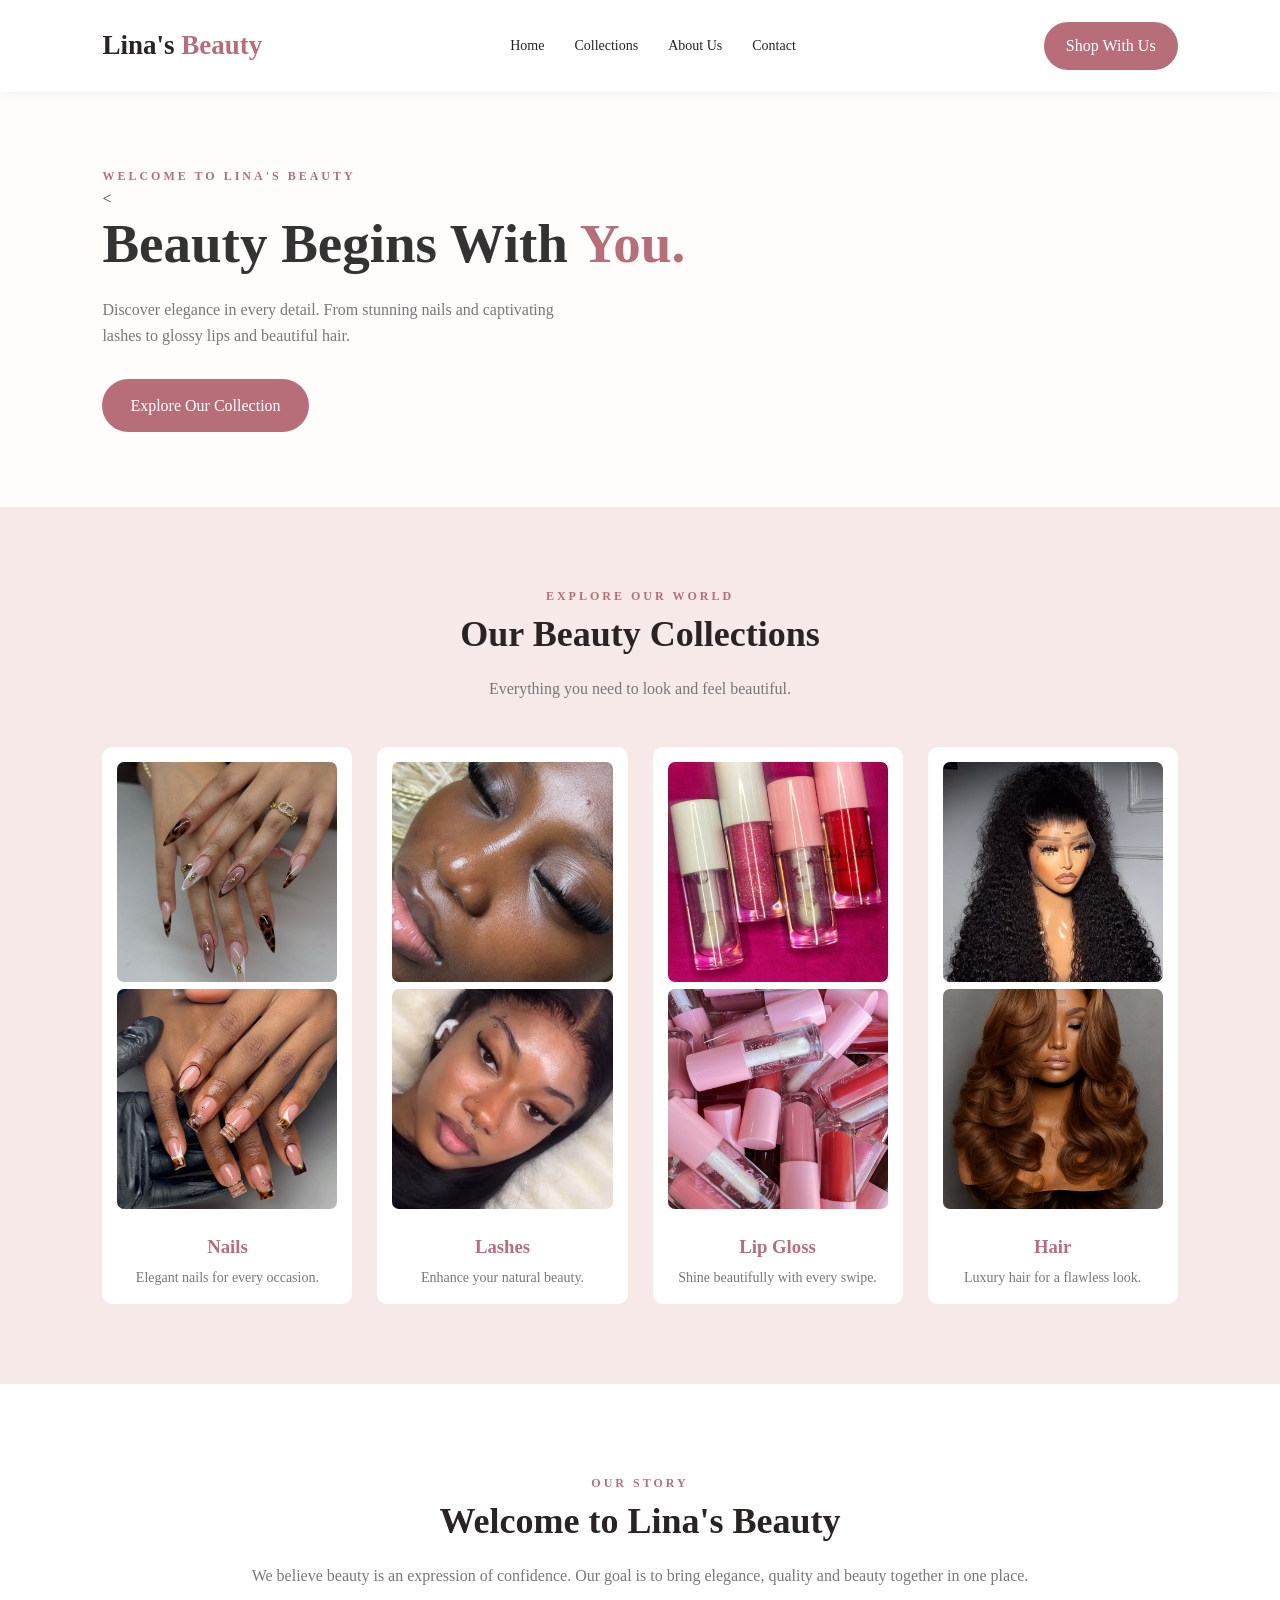
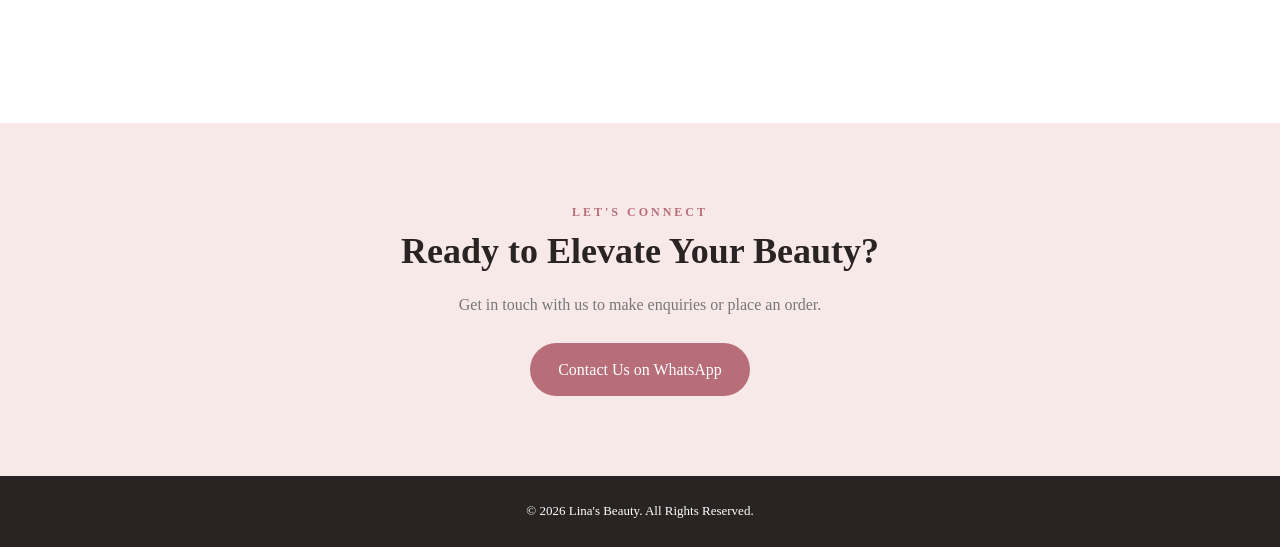
<file: lina-beauty/index.html>
<!DOCTYPE html>
<head>
    <meta charset="UTF-8">
    <meta name="viewport" content="width=device-width, initial-scale=1.0">
    <meta name="description" content="Discover beautiful nails, lashes, lip gloss and hair at Lina's Beauty.">
    <title>lina's Beauty | Beauty and Elegance</title>
    <link rel="stylesheet" href="style.css">
</head>

<body>

    <header class="navbar">
        <a href="#" class="logo">Lina's <span>Beauty</span></a>

        <nav class="nav-links">
            <a href="#home">Home</a>
            <a href="#categories">Collections</a>
            <a href="#about">About Us</a>
            <a href="#contact">Contact</a>
        </nav>

        <a href="#contact" class="nav-button">Shop With Us</a>
    </header>

    <main>

        <section class="hero" id="home">
            <div class="hero-content">
                <p class="eyebrow">WELCOME TO LINA'S BEAUTY</p>
                <

                <h1>Beauty Begins With <span>You.</span></h1>

                <p>
                    Discover elegance in every detail.
                    From stunning nails and captivating lashes
                    to glossy lips and beautiful hair.
                </p>

                <a href="#categories" class="primary-button">
                    Explore Our Collection
                </a>
            </div>

        
        </section>

        <section class="categories" id="categories">
            <div class="section-heading">
                <p class="eyebrow">EXPLORE OUR WORLD</p>
                <h2>Our Beauty Collections</h2>
                <p>Everything you need to look and feel beautiful.</p>
            </div>

            <div class="category-grid">

                <div class="category-card">
                    <img src="images/nails.jpg1.jpg"
                         alt="Lina's Beautiful nail designs">
                    <img src="images/nails.jpg2.jpg"
                         alt="Lina's Beautiful nail designs">
                    <h3>Nails</h3>
                    <p>Elegant nails for every occasion.</p>
                </div>

                <div class="category-card">
                    <img src="images/lash.jpg1.jpg"
                         alt="Lina's Beautiful lashes">
                    <img src="images/lash.jpg2.jpg"
                         alt="Lina's Beautiful lashes">
                    <h3>Lashes</h3>
                    <p>Enhance your natural beauty.</p>
                </div>

                <div class="category-card">
                    <img src="images/lipgloss.jpg1.jpg"
                         alt="Lina's Beautiful lip gloss">
                    <img src="images/lipgloss.jpg2.jpg"
                         alt="Lina's Beautiful lip gloss">
                    <h3>Lip Gloss</h3>
                    <p>Shine beautifully with every swipe.</p>
                </div>

                <div class="category-card">
                    <img src="images/hair.jpg1.jpg"
                         alt="Lina's Beautiful hair">
                    <img src="images/hair.jpg2.jpg"
                         alt="Lina's Beautiful hair">
                    <h3>Hair</h3>
                    <p>Luxury hair for a flawless look.</p>
                </div>

            </div>
        </section>

        <section class="about" id="about">
            <div class="section-heading">
                <p class="eyebrow">OUR STORY</p>
                <h2>Welcome to Lina's Beauty</h2>
                <p>
                    We believe beauty is an expression of confidence.
                    Our goal is to bring elegance, quality and beauty
                    together in one place.
                </p>
            </div>
        </section>

        <section class="contact" id="contact">
            <p class="eyebrow">LET'S CONNECT</p>
            <h2>Ready to Elevate Your Beauty?</h2>
            <p>Get in touch with us to make enquiries or place an order.</p>
            <a href="https://wa.me/2349035163570" class="primary-button">
                Contact Us on WhatsApp
            </a>
        </section>

    </main>

    <footer>
        <p>&copy; 2026 Lina's Beauty. All Rights Reserved.</p>
    </footer>

</body>
</html>
</file>
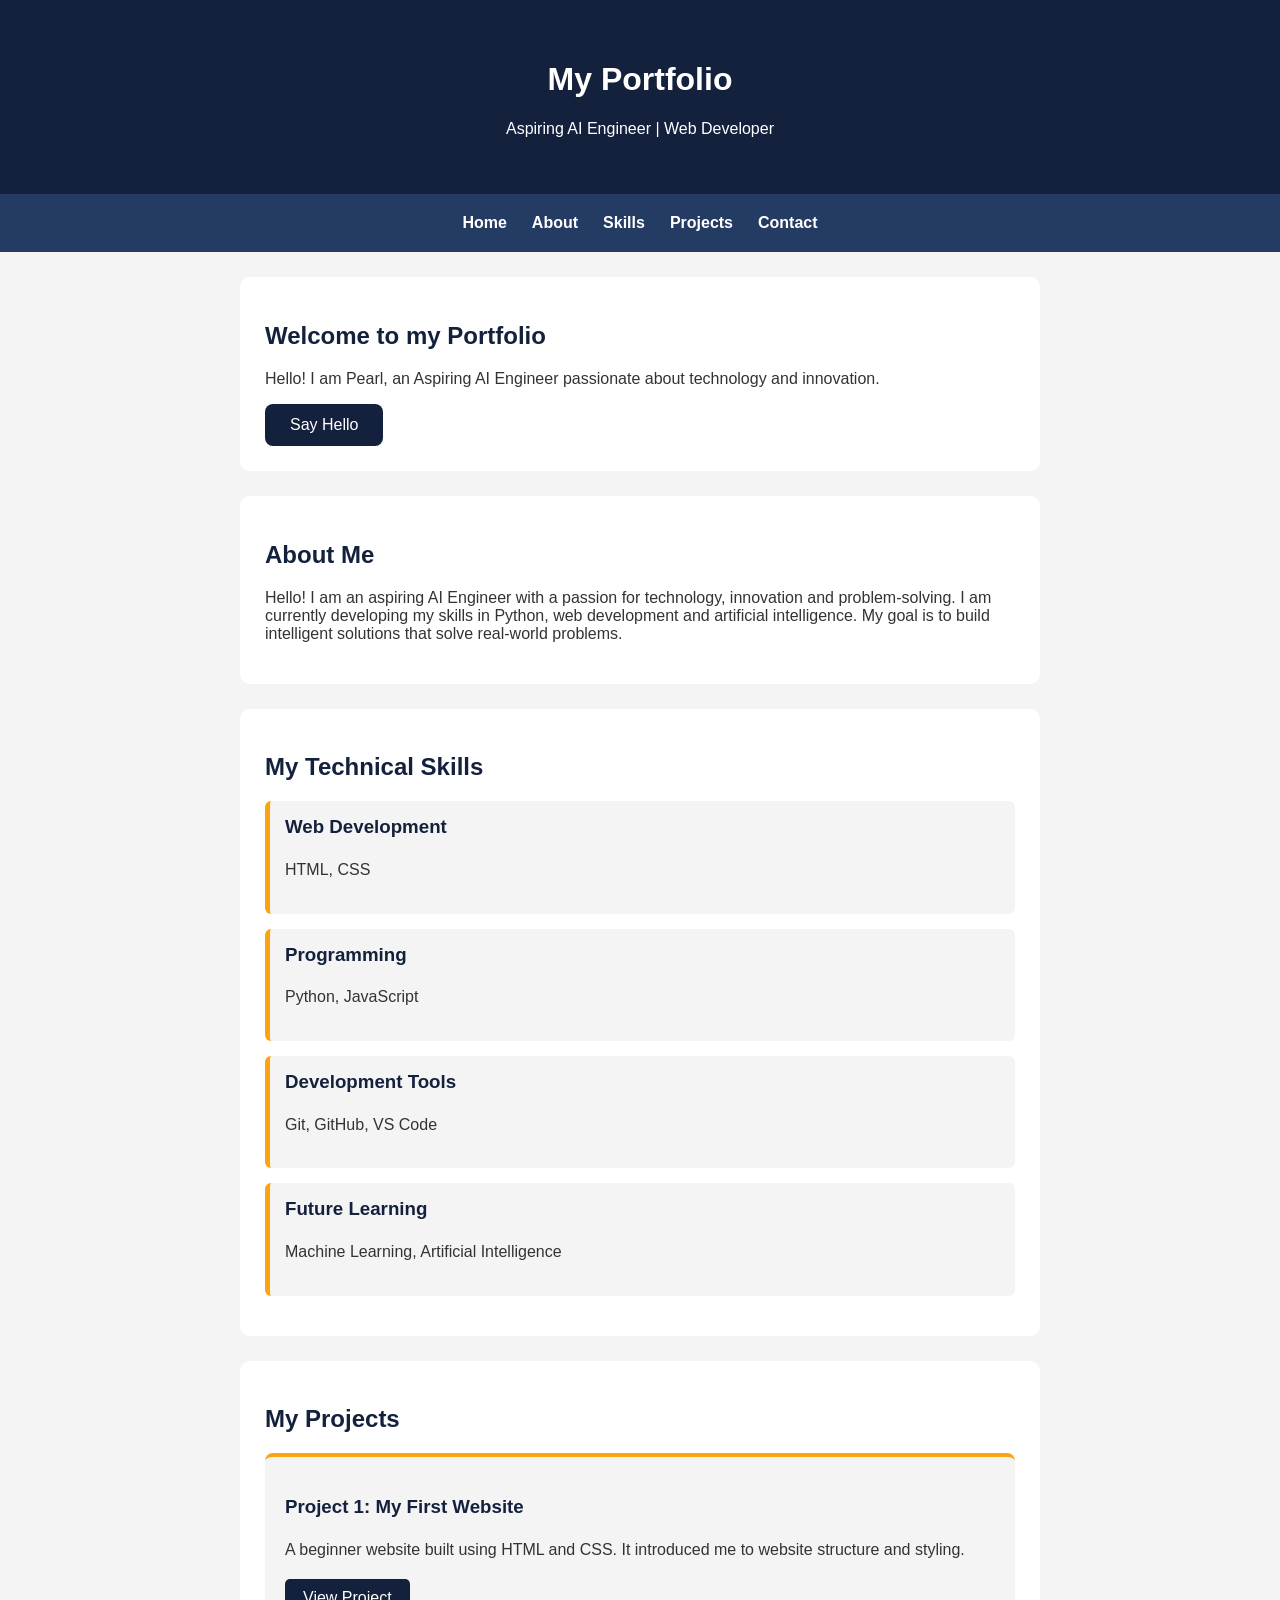
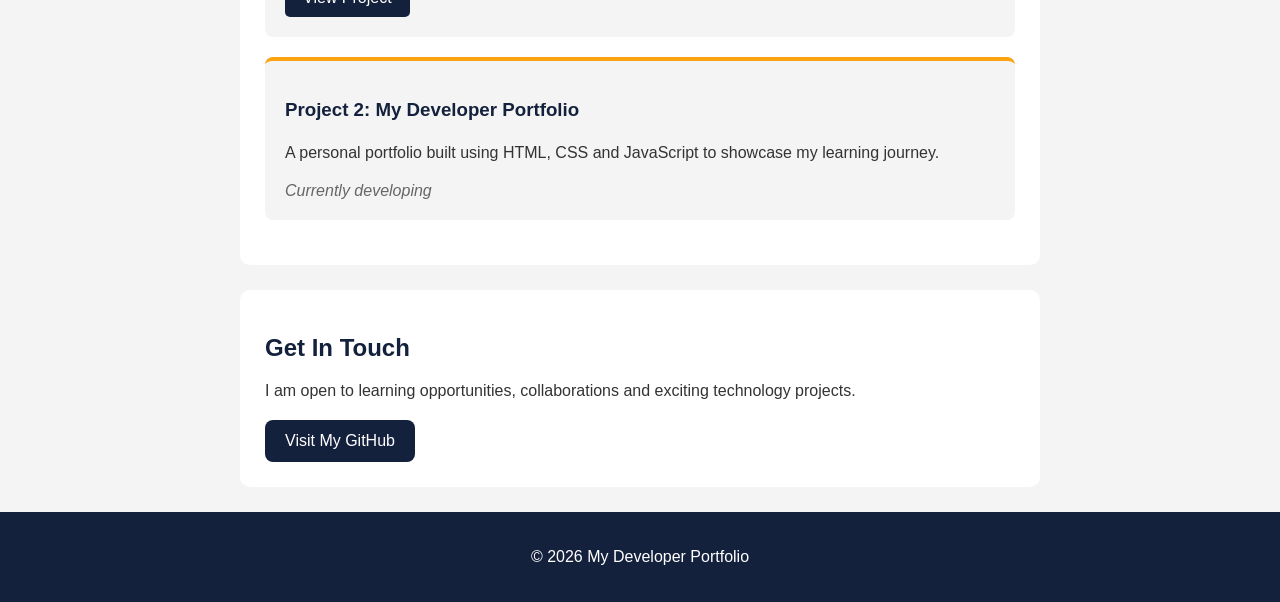
<file: my-portfolio/index.html>
<!DOCTYPE html>
<html lang="en">
<head>
    <meta charset="UTF-8">
    <meta name="viewport" content="width=device-width, initial-scale=1.0">
    <title> My Developer Portfolio</title>
    <link rel="stylesheet" href="style.css">
</head>
<body>
    <header>
        <h1> My Portfolio</h1>
        <p> Aspiring AI Engineer | Web Developer</p>
    </header>
    <nav>
        <a href="#home">Home</a>
        <a href="#about">About</a>
        <a href="#skills">Skills</a>
        <a href="#projects">Projects</a>
        <a href="#contact">Contact</a>
    </nav>
    <main>
        <section id="Home">
            <h2>Welcome to my Portfolio</h2>
            <p>Hello! I am Pearl, an Aspiring AI Engineer passionate about technology and innovation.</p>
            <button id="welcomeBtn">Say Hello</button>
        </section>
        
            <section id="about">
    <h2>About Me</h2>

    <p>
        Hello! I am an aspiring AI Engineer with a passion
        for technology, innovation and problem-solving.
        I am currently developing my skills in Python,
        web development and artificial intelligence.
        My goal is to build intelligent solutions that
        solve real-world problems.
    </p>
</section>


            <section id="skills">
    <h2>My Technical Skills</h2>

    <div class="skill-category">
        <h3>Web Development</h3>
        <p>HTML, CSS</p>
    </div>

    <div class="skill-category">
        <h3>Programming</h3>
        <p>Python, JavaScript</p>
    </div>

    <div class="skill-category">
        <h3>Development Tools</h3>
        <p>Git, GitHub, VS Code</p>
    </div>

    <div class="skill-category">
        <h3>Future Learning</h3>
        <p>Machine Learning, Artificial Intelligence</p>
    </div>
</section>

<section id="projects">
    <h2>My Projects</h2>

    <div class="project-card">
        <h3>Project 1: My First Website</h3>
        <p>
            A beginner website built using HTML and CSS.
            It introduced me to website structure and styling.
        </p>
        <a href="https://pearl-247.github.io/my-first-website/" target="_blank">
            View Project
        </a>
    </div>

    <div class="project-card">
        <h3>Project 2: My Developer Portfolio</h3>
        <p>
            A personal portfolio built using HTML, CSS
            and JavaScript to showcase my learning journey.
        </p>
        <span>Currently developing</span>
    </div>
</section>
        
    <section id="contact">
    <h2>Get In Touch</h2>

    <p>
        I am open to learning opportunities,
        collaborations and exciting technology projects.
    </p>

    <div class="contact-links">
        <a href="https://github.com/Pearl-247" target="_blank" rel="noopener noreferrer">
            Visit My GitHub
        </a>
    </div>
</section>
    </main>
    <footer>
        <p>&copy; 2026 My Developer Portfolio</p>
    </footer>

    <script src="script.js"></script>
</body>
</html>
</file>
<file: lina-beauty/style.css>
/* GENERAL STYLING */
* {
    margin: 0;
    padding: 0;
    box-sizing: border-box;
    scroll-behavior: smooth;
}

body {
    font-family: 'Georgia', serif;
    background-color: #fffdfc;
    color: #333;
    line-height: 1.6;
}

/* COLOUR VARIABLES */
:root {
    --rose-gold: #b76e79;
    --light-rose: #f8e9e9;
    --white: #ffffff;
    --dark: #292323;
}

/* NAVIGATION BAR */
.navbar {
    display: flex;
    justify-content: space-between;
    align-items: center;
    padding: 22px 8%;
    background: var(--white);
    box-shadow: 0 2px 12px rgba(0,0,0,0.05);
}

.logo {
    font-size: 27px;
    font-weight: bold;
    color: var(--dark);
    text-decoration: none;
}

.logo span {
    color: var(--rose-gold);
}

.nav-links {
    display: flex;
    gap: 30px;
}

.nav-links a {
    text-decoration: none;
    color: var(--dark);
    font-size: 14px;
    transition: 0.3s;
}

.nav-links a:hover {
    color: var(--rose-gold);
}

.nav-button {
    background: var(--rose-gold);
    color: white;
    padding: 11px 22px;
    border-radius: 25px;
    text-decoration: none;
}

/* HERO SECTION */
.hero {
    display: flex;
    align-items: center;
    justify-content: space-between;
    padding: 75px 8%;
    gap: 50px;
}

.hero-content {
    flex: 1;
}

.eyebrow {
    color: var(--rose-gold);
    font-size: 12px;
    font-weight: bold;
    letter-spacing: 3px;
    text-transform: uppercase;
}

.hero h1 {
    font-size: 55px;
    line-height: 1.2;
    margin-bottom: 20px;
}

.hero h1 span {
    color: var(--rose-gold);
}

.hero-content > p:not(.eyebrow) {
    color: #777;
    margin-bottom: 30px;
    max-width: 480px;
}

.primary-button {
    display: inline-block;
    background: var(--rose-gold);
    color: white;
    padding: 14px 28px;
    border-radius: 30px;
    text-decoration: none;
    transition: 0.3s;
}

.primary-button:hover {
    background: #96545e;
    transform: translateY(-3px);
}

.hero-image {
    flex: 1;
}

.hero-image img {
    width: 100%;
    height: 440px;
    object-fit: cover;
    border-radius: 8px;
}

/* COLLECTIONS */
.categories {
    padding: 80px 8%;
    background: var(--light-rose);
}

.section-heading {
    text-align: center;
    margin-bottom: 45px;
}

.section-heading h2,
.about h2,
.contact h2 {
    font-size: 36px;
    color: var(--dark);
    margin-bottom: 12px;
}

.section-heading > p:not(.eyebrow) {
    color: #777;
}

.category-grid {
    display: grid;
    grid-template-columns: repeat(4, 1fr);
    gap: 25px;
}

.category-card {
    background: white;
    padding: 15px;
    text-align: center;
    border-radius: 10px;
    transition: 0.3s;
}

.category-card:hover {
    transform: translateY(-8px);
    box-shadow: 0 10px 25px rgba(0,0,0,0.08);
}

.category-card img {
    width: 100%;
    height: 220px;
    object-fit: cover;
    border-radius: 7px;
}

.category-card h3 {
    color: var(--rose-gold);
    margin: 15px 0 5px;
}

.category-card p {
    color: #777;
    font-size: 14px;
}

/* ABOUT SECTION */
.about {
    padding: 90px 15%;
    text-align: center;
    background: white;
}

/* CONTACT SECTION */
.contact {
    padding: 80px 8%;
    text-align: center;
    background: var(--light-rose);
}

.contact > p:not(.eyebrow) {
    color: #777;
    margin-bottom: 25px;
}

/* FOOTER */
footer {
    padding: 25px;
    text-align: center;
    background: var(--dark);
    color: white;
    font-size: 13px;
}

/* MOBILE RESPONSIVENESS */
@media (max-width: 768px) {
    .navbar {
        flex-direction: column;
        gap: 18px;
    }

    .nav-links {
        flex-wrap: wrap;
        justify-content: center;
        gap: 15px;
    }

    .hero {
        flex-direction: column;
        padding: 50px 6%;
    }

    .hero h1 {
        font-size: 40px;
    }

    .hero-image img {
        height: 300px;
    }

    .category-grid {
        grid-template-columns: repeat(2, 1fr);
    }

    .section-heading h2,
    .about h2,
    .contact h2 {
        font-size: 28px;
    }

    .about {
        padding: 65px 8%;
    }
}

@media (max-width: 480px) {
    .category-grid {
        grid-template-columns: 1fr;
    }
}
</file>
<file: my-portfolio/style.css>
/* General website styling */
body {
    font-family: Arial, sans-serif;
    margin: 0;
    background-color: #f4f4f4;
    color: #333;
}

/* Header styling */
header {
    background-color: #14213d;
    color: white;
    text-align: center;
    padding: 40px 20px;
}

/* Navigation styling */
nav {
    background-color: #243b64;
    padding: 15px;
    text-align: center;
}

nav a {
    color: white;
    text-decoration: none;
    margin: 15px;
    font-weight: bold;
}

/* Section styling */
section {
    background-color: white;
    margin: 25px auto;
    padding: 25px;
    max-width: 800px;
    border-radius: 10px;
}

/* Section headings */
h2 {
    color: #14213d;
}

/* Footer styling */
footer {
    background-color: #14213d;
    color: white;
    text-align: center;
    padding: 20px;
}button {
    background-color: #14213d;
    color: white;
    padding: 12px 25px;
    border: none;
    border-radius: 8px;
    font-size: 16px;
    cursor: pointer;
    transition: 0.3s;
}

button:hover {
    background-color: #fca311;
    color: #14213d;
}
html {
    scroll-behavior: smooth;
}
/* Make the website responsive */
* {
    box-sizing: border-box;
}

nav {
    display: flex;
    justify-content: center;
    flex-wrap: wrap;
    gap: 15px;
}

nav a {
    margin: 5px;
}

@media (max-width: 600px) {
    header {
        padding: 25px 15px;
    }

    header h1 {
        font-size: 26px;
    }

    nav {
        flex-direction: column;
        align-items: center;
    }

    section {
        margin: 15px;
        padding: 20px;
    }
}
.skill-category {
    background-color: #f4f4f4;
    padding: 15px;
    margin: 15px 0;
    border-left: 5px solid #fca311;
    border-radius: 6px;
}

.skill-category h3 {
    color: #14213d;
    margin-top: 0;
}

.skill-category p {
    line-height: 1.6;
}
.project-card {
    background-color: #f4f4f4;
    padding: 20px;
    margin: 20px 0;
    border-radius: 8px;
    border-top: 4px solid #fca311;
}

.project-card h3 {
    color: #14213d;
}

.project-card p {
    line-height: 1.6;
}

.project-card a {
    display: inline-block;
    background-color: #14213d;
    color: white;
    padding: 10px 18px;
    text-decoration: none;
    border-radius: 5px;
}

.project-card a:hover {
    background-color: #fca311;
    color: #14213d;
}

.project-card span {
    color: #666;
    font-style: italic;
}
.contact-links {
    margin-top: 20px;
}

.contact-links a {
    display: inline-block;
    background-color: #14213d;
    color: white;
    padding: 12px 20px;
    text-decoration: none;
    border-radius: 8px;
    transition: 0.3s;
}

.contact-links a:hover {
    background-color: #fca311;
    color: #14213d;}
</file>
